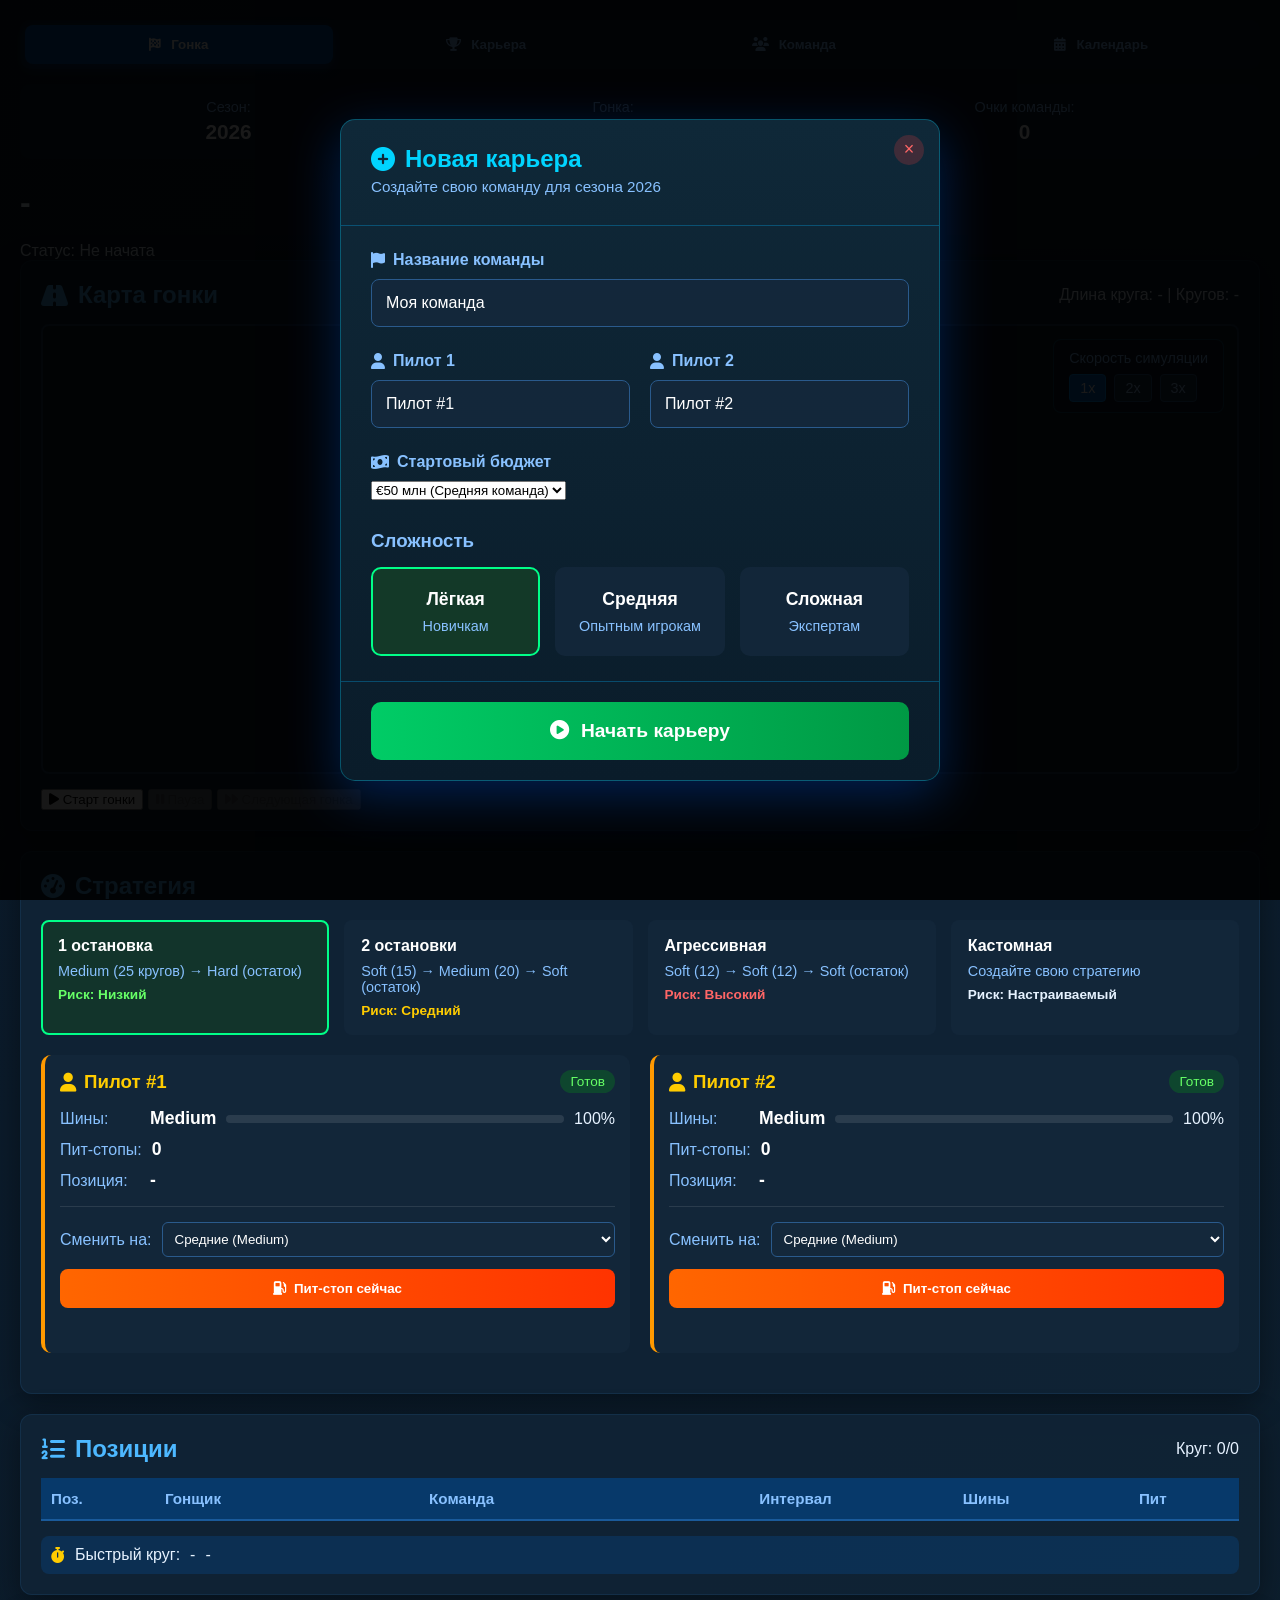
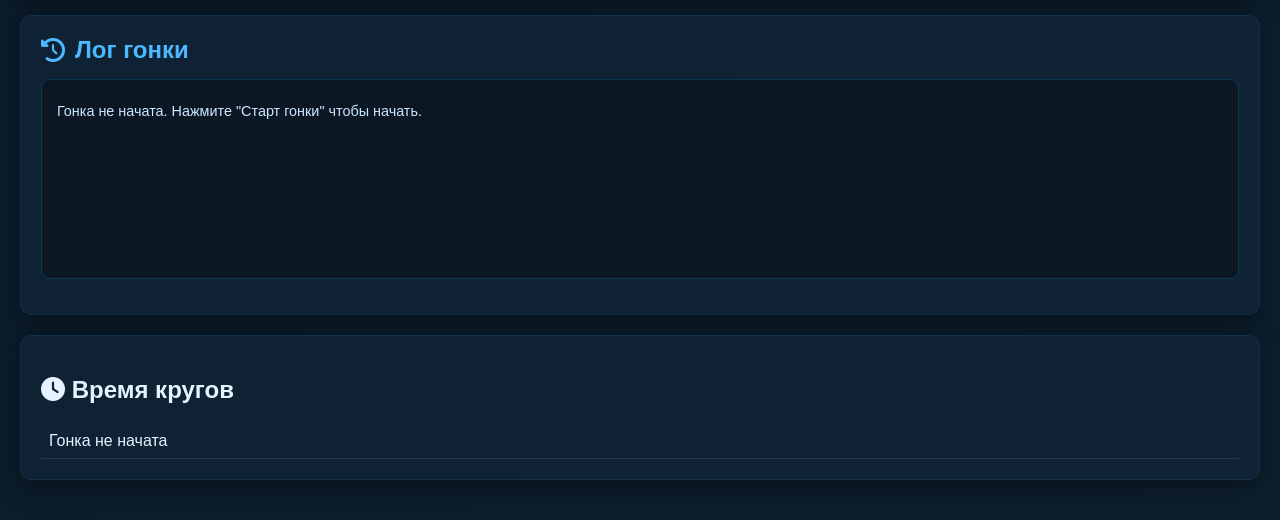
<file: index.html>
<!DOCTYPE html>
<html lang="ru">
<head>
    <meta name="yandex-verification" content="e9fd364894341802" />
    <link rel="apple-touch-icon" href="data/assets/favi/apple-touch-icon.png"><!-- 180×180 -->
    <link rel="icon" href="data/assets/favi/favicon-32x32.png"><!-- 32×32 -->
    <link rel="android-chrome-icon" href="data/assets/favi/android-chrome-192x192.png"><!-- 32×32 -->
    <link rel="icon" href="data/assets/favi/favicon-16x16.png"><!-- 16×16 -->
    <meta charset="UTF-8">
    <meta name="viewport" content="width=device-width, initial-scale=1.0">
    <title>F1 Manager Career</title>
    <link rel="stylesheet" href="style.css">
    <link rel="stylesheet" href="https://cdnjs.cloudflare.com/ajax/libs/font-awesome/6.4.0/css/all.min.css">
    <!-- Добавьте это в head секцию после других стилей -->
<style>
    .modal {
        display: none;
        position: fixed;
        z-index: 9999;
        left: 0;
        top: 0;
        width: 100%;
        height: 100%;
        background-color: rgba(0, 0, 0, 0.9);
        align-items: center;
        justify-content: center;
        padding: 20px;
    }

    .modal.active {
        display: flex !important;
    }

    .modal-content {
        background: linear-gradient(to bottom, #0f2838, #0a1c2a);
        border-radius: 15px;
        width: 100%;
        max-width: 600px;
        max-height: 90vh;
        overflow-y: auto;
        color: white;
        border: 1px solid rgba(0, 212, 255, 0.3);
        box-shadow: 0 15px 50px rgba(0, 100, 255, 0.3);
        position: relative;
        z-index: 10000;
    }

    .modal-close {
        position: absolute;
        top: 15px;
        right: 15px;
        background: rgba(255, 60, 60, 0.2);
        color: #ff6666;
        border: none;
        width: 30px;
        height: 30px;
        border-radius: 50%;
        cursor: pointer;
        font-size: 18px;
        display: flex;
        align-items: center;
        justify-content: center;
    }

    .modal-close:hover {
        background: rgba(255, 60, 60, 0.4);
    }
</style>
</head>
<body>
    <div class="game-container">
        <!-- Верхняя панель с вкладками -->
        <header class="game-header">
            <div class="tabs-container">
                <button class="tab-btn active" onclick="switchTab('race')" id="race-tab">
                    <i class="fas fa-flag-checkered"></i> Гонка
                </button>
                <button class="tab-btn" onclick="switchTab('career')" id="career-tab">
                    <i class="fas fa-trophy"></i> Карьера
                </button>
                <button class="tab-btn" onclick="switchTab('team')" id="team-tab">
                    <i class="fas fa-users"></i> Команда
                </button>
                <button class="tab-btn" onclick="switchTab('calendar')" id="calendar-tab">
                    <i class="fas fa-calendar-alt"></i> Календарь
                </button>
            </div>
            
            <div class="header-info">
                <div class="season-info">
                    <span class="info-label">Сезон:</span>
                    <span id="season-year" class="info-value">2026</span>
                </div>
                <div class="season-info">
                    <span class="info-label">Гонка:</span>
                    <span id="race-number" class="info-value">1/20</span>
                </div>
                <div class="season-info">
                    <span class="info-label">Очки команды:</span>
                    <span id="team-points" class="info-value">0</span>
                </div>
            </div>
        </header>

        <!-- Контент для вкладки ГОНКА -->
        <div id="race-tab-content" class="tab-content active">
            <div class="race-control-panel">
                <div class="race-header">
                    <h1 id="current-race-name">-</h1>
                    <div class="race-status">
                        <span class="status-label">Статус:</span>
                        <span id="race-status" class="status-value">Не начата</span>
                    </div>
                </div>
                
                <div class="race-main">
                    <!-- Левая колонка: карта и управление -->
                    <div class="left-column">
                        <section class="track-section card">
                            <div class="section-header">
                                <h2><i class="fas fa-road"></i> Карта гонки</h2>
                                <div class="track-info">
                                    <span id="track-stats">Длина круга: - | Кругов: -</span>
                                </div>
                            </div>
                            
                            <div class="track-visualization">
                                <canvas id="track-canvas" width="800" height="450"></canvas>
                                <div class="track-overlay">
                                    <div class="speed-display">
                                        <div class="speed-title">Скорость симуляции</div>
                                        <div class="speed-controls">
                                            <button class="speed-btn active" onclick="setSimulationSpeed(1)">1x</button>
                                            <button class="speed-btn" onclick="setSimulationSpeed(2)">2x</button>
                                            <button class="speed-btn" onclick="setSimulationSpeed(3)">3x</button>
                                        </div>
                                    </div>
                                </div>
                            </div>
                            
                            <div class="race-controls">
                                <button id="start-race-btn" class="control-btn primary" onclick="startRace()">
                                    <i class="fas fa-play"></i> Старт гонки
                                </button>
                                <button id="pause-btn" class="control-btn secondary" onclick="togglePause()" disabled>
                                    <i class="fas fa-pause"></i> Пауза
                                </button>
                                <button class="control-btn" onclick="nextRace()" id="next-race-btn" disabled>
                                    <i class="fas fa-forward"></i> Следующая гонка
                                </button>
                            </div>
                        </section>

                        <!-- Панель управления пит-стопами -->
                        <section class="pit-control-section card">
                            <h2><i class="fas fa-tachometer-alt"></i> Стратегия</h2>
                            
                            <div class="strategy-info">
                                <div class="strategy-option active" id="strategy-1">
                                    <div class="strategy-title">1 остановка</div>
                                    <div class="strategy-desc">Medium (25 кругов) → Hard (остаток)</div>
                                    <div class="strategy-risk">Риск: Низкий</div>
                                </div>
                                <div class="strategy-option" id="strategy-2">
                                    <div class="strategy-title">2 остановки</div>
                                    <div class="strategy-desc">Soft (15) → Medium (20) → Soft (остаток)</div>
                                    <div class="strategy-risk">Риск: Средний</div>
                                </div>
                                <div class="strategy-option" id="strategy-3">
                                    <div class="strategy-title">Агрессивная</div>
                                    <div class="strategy-desc">Soft (12) → Soft (12) → Soft (остаток)</div>
                                    <div class="strategy-risk">Риск: Высокий</div>
                                </div>
                                <div class="strategy-option" id="strategy-4">
                                    <div class="strategy-title">Кастомная</div>
                                    <div class="strategy-desc">Создайте свою стратегию</div>
                                    <div class="strategy-risk">Риск: Настраиваемый</div>
                                </div>
                            </div>
                            
                            <!-- Кастомная стратегия -->
                            <div id="custom-strategy-panel" class="custom-strategy-panel" style="display: none;">
                                <h3><i class="fas fa-cog"></i> Настройка кастомной стратегии</h3>
                                <div class="custom-strategy-controls">
                                    <div class="strategy-control-group">
                                        <label>Стартовые шины:</label>
                                        <select id="custom-start-tire" class="tire-select">
                                            <option value="soft">Мягкие (Soft)</option>
                                            <option value="medium" selected>Средние (Medium)</option>
                                            <option value="hard">Жесткие (Hard)</option>
                                        </select>
                                    </div>
                                    <div class="strategy-control-group">
                                        <label>Количество пит-стопов:</label>
                                        <select id="custom-pit-count" class="tire-select" onchange="updateCustomStrategyPits()">
                                            <option value="0">0 (без пит-стопов)</option>
                                            <option value="1" selected>1 остановка</option>
                                            <option value="2">2 остановки</option>
                                            <option value="3">3 остановки</option>
                                        </select>
                                    </div>
                                    <div id="custom-pit-stops-container"></div>
                                    <button class="pit-request-btn" onclick="applyCustomStrategy()" style="margin-top: 15px;">
                                        <i class="fas fa-check"></i> Применить стратегию
                                    </button>
                                </div>
                            </div>
                            
                            <div class="pit-control-panel">
                                <div class="pit-driver-control">
                                    <div class="driver-header">
                                        <h3><i class="fas fa-user"></i> <span id="driver1-name">Пилот #1</span></h3>
                                        <div class="driver-status" id="driver1-status">Готов</div>
                                    </div>
                                    <div class="driver-stats">
                                        <div class="stat">
                                            <span class="stat-label">Шины:</span>
                                            <span class="stat-value tire-type" id="driver1-tire">Medium</span>
                                            <div class="tire-wear-bar">
                                                <div class="wear-fill" id="driver1-wear-bar" style="width: 100%;"></div>
                                            </div>
                                            <span class="wear-value" id="driver1-wear">100%</span>
                                        </div>
                                        <div class="stat">
                                            <span class="stat-label">Пит-стопы:</span>
                                            <span class="stat-value" id="driver1-pits">0</span>
                                        </div>
                                        <div class="stat">
                                            <span class="stat-label">Позиция:</span>
                                            <span class="stat-value" id="driver1-pos">-</span>
                                        </div>
                                    </div>
                                    <div class="pit-actions">
                                        <div class="tire-selector">
                                            <label>Сменить на:</label>
                                            <select id="driver1-tire-select" class="tire-select">
                                                <option value="soft" style="color: #FF0000;">Мягкие (Soft)</option>
                                                <option value="medium" style="color: #FFFF00;" selected>Средние (Medium)</option>
                                                <option value="hard" style="color: #FFFFFF;">Жесткие (Hard)</option>
                                            </select>
                                        </div>
                                        <button class="pit-request-btn" onclick="requestPitStop(0)">
                                            <i class="fas fa-gas-pump"></i> Пит-стоп сейчас
                                        </button>
                                        <div class="pit-timer" id="driver1-pit-timer"></div>
                                    </div>
                                </div>
                                
                                <div class="pit-driver-control">
                                    <div class="driver-header">
                                        <h3><i class="fas fa-user"></i> <span id="driver2-name">Пилот #2</span></h3>
                                        <div class="driver-status" id="driver2-status">Готов</div>
                                    </div>
                                    <div class="driver-stats">
                                        <div class="stat">
                                            <span class="stat-label">Шины:</span>
                                            <span class="stat-value tire-type" id="driver2-tire">Medium</span>
                                            <div class="tire-wear-bar">
                                                <div class="wear-fill" id="driver2-wear-bar" style="width: 100%;"></div>
                                            </div>
                                            <span class="wear-value" id="driver2-wear">100%</span>
                                        </div>
                                        <div class="stat">
                                            <span class="stat-label">Пит-стопы:</span>
                                            <span class="stat-value" id="driver2-pits">0</span>
                                        </div>
                                        <div class="stat">
                                            <span class="stat-label">Позиция:</span>
                                            <span class="stat-value" id="driver2-pos">-</span>
                                        </div>
                                    </div>
                                    <div class="pit-actions">
                                        <div class="tire-selector">
                                            <label>Сменить на:</label>
                                            <select id="driver2-tire-select" class="tire-select">
                                                <option value="soft" style="color: #FF0000;">Мягкие (Soft)</option>
                                                <option value="medium" style="color: #FFFF00;" selected>Средние (Medium)</option>
                                                <option value="hard" style="color: #FFFFFF;">Жесткие (Hard)</option>
                                            </select>
                                        </div>
                                        <button class="pit-request-btn" onclick="requestPitStop(1)">
                                            <i class="fas fa-gas-pump"></i> Пит-стоп сейчас
                                        </button>
                                        <div class="pit-timer" id="driver2-pit-timer"></div>
                                    </div>
                                </div>
                            </div>
                        </section>
                    </div>

                    <!-- Правая колонка: таблица и лог -->
                    <div class="right-column">
                        <section class="standings-section card">
                            <div class="section-header">
                                <h2><i class="fas fa-list-ol"></i> Позиции</h2>
                                <div class="race-progress">
                                    <span>Круг: <span id="current-lap">0</span>/<span id="total-laps">0</span></span>
                                </div>
                            </div>
                            
                            <div class="table-container">
                                <table id="standings-table">
                                    <thead>
                                        <tr>
                                            <th class="pos-col">Поз.</th>
                                            <th class="driver-col">Гонщик</th>
                                            <th class="team-col">Команда</th>
                                            <th class="interval-col">Интервал</th>
                                            <th class="tire-col">Шины</th>
                                            <th class="pits-col">Пит</th>
                                        </tr>
                                    </thead>
                                    <tbody id="standings-body">
                                        <!-- Заполнится через JS -->
                                    </tbody>
                                </table>
                            </div>
                            
                            <div class="fastest-lap">
                                <i class="fas fa-stopwatch"></i>
                                <span>Быстрый круг: </span>
                                <span id="fastest-lap-driver">-</span>
                                <span id="fastest-lap-time">-</span>
                            </div>
                        </section>
                        
                        <section class="simulation-log card">
                            <h2><i class="fas fa-history"></i> Лог гонки</h2>
                            <div class="log-container" id="race-log">
                                <div class="log-entry">Гонка не начата. Нажмите "Старт гонки" чтобы начать.</div>
                            </div>
                        </section>
                        
                        <section class="lap-times card">
                            <h2><i class="fas fa-clock"></i> Время кругов</h2>
                            <div class="lap-times-container" id="lap-times">
                                <div class="lap-time-entry">Гонка не начата</div>
                            </div>
                        </section>
                    </div>
                </div>
            </div>
        </div>

        <!-- Контент для вкладки КАРЬЕРА -->
        <div id="career-tab-content" class="tab-content">
            <div class="career-container">
                <div class="career-header card">
                    <div class="career-header-top">
                        <h1><i class="fas fa-trophy"></i> Карьера - Сезон 2026</h1>
                        <div class="career-actions">
                            <button class="career-btn primary" onclick="saveCareer()">
                                <i class="fas fa-save"></i> Сохранить карьеру
                            </button>
                            <button class="career-btn secondary" onclick="resetCareer()">
                                <i class="fas fa-trash-alt"></i> Новая карьера
                            </button>
                        </div>
                    </div>
                    <div class="career-stats">
                        <div class="career-stat">
                            <div class="stat-label">Пройдено гонок</div>
                            <div class="stat-value" id="races-completed">0/20</div>
                        </div>
                        <div class="career-stat">
                            <div class="stat-label">Очки команды</div>
                            <div class="stat-value" id="career-team-points">0</div>
                        </div>
                        <div class="career-stat">
                            <div class="stat-label">Место в Кубке</div>
                            <div class="stat-value" id="team-standing">-</div>
                        </div>
                        <div class="career-stat">
                            <div class="stat-label">Бюджет</div>
                            <div class="stat-value">€<span id="team-budget">50</span>M</div>
                        </div>
                    </div>
                </div>
                
                <div class="career-content">
                    <div class="championship-standings card">
                        <h2><i class="fas fa-medal"></i> Кубок конструкторов</h2>
                        <table class="championship-table">
                            <thead>
                                <tr>
                                    <th>Поз.</th>
                                    <th>Команда</th>
                                    <th>Очки</th>
                                    <th>Победы</th>
                                    <th>Подиумы</th>
                                </tr>
                            </thead>
                            <tbody id="constructors-standings">
                                <!-- Заполнится через JS -->
                            </tbody>
                        </table>
                    </div>
                    
                    <div class="drivers-standings card">
                        <h2><i class="fas fa-user"></i> Личный зачёт</h2>
                        <table class="championship-table">
                            <thead>
                                <tr>
                                    <th>Поз.</th>
                                    <th>Гонщик</th>
                                    <th>Команда</th>
                                    <th>Очки</th>
                                    <th>Победы</th>
                                </tr>
                            </thead>
                            <tbody id="drivers-standings">
                                <!-- Заполнится через JS -->
                            </tbody>
                        </table>
                    </div>
                    
                    <div class="race-results card">
                        <h2><i class="fas fa-flag-checkered"></i> Результаты гонок</h2>
                        <div class="results-container" id="race-results">
                            <div class="no-results">Гонки ещё не проводились</div>
                        </div>
                    </div>
                </div>
            </div>
        </div>

        <!-- Контент для вкладки КОМАНДА -->
        <div id="team-tab-content" class="tab-content">
            <div class="team-management">
                <div class="team-info card">
                    <h1><i class="fas fa-users"></i> Управление командой</h1>
                    <div class="team-details">
                        <div class="team-form-group">
                            <label for="team-name-edit">Название команды:</label>
                            <input type="text" id="team-name-edit" value="Моя команда">
                            <button class="small-btn" onclick="updateTeamName()">Сохранить</button>
                        </div>
                        
                        <div class="team-form-group">
                            <label for="driver1-name-edit">Пилот 1:</label>
                            <input type="text" id="driver1-name-edit" value="Пилот #1">
                            <button class="small-btn" onclick="updateDriverName(0)">Сохранить</button>
                        </div>
                        
                        <div class="team-form-group">
                            <label for="driver2-name-edit">Пилот 2:</label>
                            <input type="text" id="driver2-name-edit" value="Пилот #2">
                            <button class="small-btn" onclick="updateDriverName(1)">Сохранить</button>
                        </div>
                    </div>
                    
                    <div class="team-upgrades">
                        <h3><i class="fas fa-cogs"></i> Развитие команды</h3>
                        <div class="upgrades-list">
                            <div class="upgrade-item">
                                <div class="upgrade-info">
                                    <div class="upgrade-name">Аэродинамика</div>
                                    <div class="upgrade-level">Уровень: <span id="aero-level">1</span></div>
                                </div>
                                <button class="upgrade-btn" onclick="buyUpgrade('aero')">
                                    Улучшить (€5M)
                                </button>
                            </div>
                            <div class="upgrade-item">
                                <div class="upgrade-info">
                                    <div class="upgrade-name">Двигатель</div>
                                    <div class="upgrade-level">Уровень: <span id="engine-level">1</span></div>
                                </div>
                                <button class="upgrade-btn" onclick="buyUpgrade('engine')">
                                    Улучшить (€8M)
                                </button>
                            </div>
                            <div class="upgrade-item">
                                <div class="upgrade-info">
                                    <div class="upgrade-name">Шасси</div>
                                    <div class="upgrade-level">Уровень: <span id="chassis-level">1</span></div>
                                </div>
                                <button class="upgrade-btn" onclick="buyUpgrade('chassis')">
                                    Улучшить (€4M)
                                </button>
                            </div>
                        </div>
                    </div>
                </div>
                
                <div class="team-finances card">
                    <h2><i class="fas fa-chart-line"></i> Финансы и статистика</h2>
                    <div class="finance-stats">
                        <div class="finance-stat">
                            <div class="stat-name">Бюджет</div>
                            <div class="stat-amount">€<span id="budget-amount">50</span>M</div>
                        </div>
                        <div class="finance-stat">
                            <div class="stat-name">Призовые за гонку</div>
                            <div class="stat-amount">€<span id="prize-per-race">1</span>M</div>
                        </div>
                        <div class="finance-stat">
                            <div class="stat-name">Доход от спонсоров</div>
                            <div class="stat-amount">€<span id="sponsor-income">2</span>M/гонка</div>
                        </div>
                    </div>
                    
                    <div class="team-performance">
                        <h3>Производительность команды</h3>
                        <div class="performance-bars">
                            <div class="performance-bar">
                                <div class="bar-label">Скорость на прямой</div>
                                <div class="bar-container">
                                    <div class="bar-fill" id="speed-bar" style="width: 50%;"></div>
                                </div>
                                <div class="bar-value" id="speed-value">50%</div>
                            </div>
                            <div class="performance-bar">
                                <div class="bar-label">Скорость в поворотах</div>
                                <div class="bar-container">
                                    <div class="bar-fill" id="cornering-bar" style="width: 50%;"></div>
                                </div>
                                <div class="bar-value" id="cornering-value">50%</div>
                            </div>
                            <div class="performance-bar">
                                <div class="bar-label">Износ шин</div>
                                <div class="bar-container">
                                    <div class="bar-fill" id="tire-bar" style="width: 50%;"></div>
                                </div>
                                <div class="bar-value" id="tire-value">50%</div>
                            </div>
                        </div>
                    </div>
                </div>
            </div>
        </div>

        <!-- Контент для вкладки КАЛЕНДАРЬ -->
        <div id="calendar-tab-content" class="tab-content">
            <div class="calendar-container">
                <div class="calendar-header card">
                    <h1><i class="fas fa-calendar-alt"></i> Календарь сезона 2026</h1>
                    <div class="calendar-info">
                        <span>Всего гонок: <strong>20</strong></span>
                        <span>Текущая гонка: <strong id="current-race-index">1</strong></span>
                    </div>
                </div>
                
                <div class="calendar-grid" id="calendar-grid">
                    <!-- Заполнится через JS -->
                </div>
                
                <div class="calendar-actions">
                    <button class="control-btn primary" onclick="startNextRace()" id="start-next-race-btn">
                        <i class="fas fa-play"></i> Начать следующую гонку
                    </button>
                </div>
            </div>
        </div>

        <!-- Модальное окно создания карьеры -->
        <div id="career-setup-modal" class="modal">
            <div class="modal-content">
                <div class="modal-header">
                    <h2><i class="fas fa-plus-circle"></i> Новая карьера</h2>
                    <p class="modal-subtitle">Создайте свою команду для сезона 2026</p>
                </div>
                
                <div class="form-section">
                    <div class="form-group">
                        <label for="career-team-name"><i class="fas fa-flag"></i> Название команды</label>
                        <input type="text" id="career-team-name" placeholder="Например, Lightning Bolt Racing" value="Моя команда">
                    </div>
                    
                    <div class="form-row">
                        <div class="form-group">
                            <label for="driver1-name-input"><i class="fas fa-user"></i> Пилот 1</label>
                            <input type="text" id="driver1-name-input" placeholder="Имя пилота" value="Пилот #1">
                        </div>
                        
                        <div class="form-group">
                            <label for="driver2-name-input"><i class="fas fa-user"></i> Пилот 2</label>
                            <input type="text" id="driver2-name-input" placeholder="Имя пилота" value="Пилот #2">
                        </div>
                    </div>
                    
                    <div class="form-group">
                        <label for="starting-budget"><i class="fas fa-money-bill-wave"></i> Стартовый бюджет</label>
                        <select id="starting-budget">
                            <option value="50">€50 млн (Средняя команда)</option>
                            <option value="80">€80 млн (Лидер)</option>
                            <option value="30">€30 млн (Аутсайдер)</option>
                        </select>
                    </div>
                    
                    <div class="difficulty-selector">
                        <h3>Сложность</h3>
                        <div class="difficulty-options">
                            <label class="difficulty-option">
                                <input type="radio" name="difficulty" value="easy" checked>
                                <div class="difficulty-card">
                                    <div class="difficulty-title">Лёгкая</div>
                                    <div class="difficulty-desc">Новичкам</div>
                                </div>
                            </label>
                            <label class="difficulty-option">
                                <input type="radio" name="difficulty" value="medium">
                                <div class="difficulty-card">
                                    <div class="difficulty-title">Средняя</div>
                                    <div class="difficulty-desc">Опытным игрокам</div>
                                </div>
                            </label>
                            <label class="difficulty-option">
                                <input type="radio" name="difficulty" value="hard">
                                <div class="difficulty-card">
                                    <div class="difficulty-title">Сложная</div>
                                    <div class="difficulty-desc">Экспертам</div>
                                </div>
                            </label>
                        </div>
                    </div>
                </div>
                
                <div class="modal-footer">
                    <button class="start-career-btn" onclick="startCareer()">
                        <i class="fas fa-play-circle"></i> Начать карьеру
                    </button>
                </div>
            </div>
        </div>
    </div>

    <!-- Модальное окно подиума -->
    <div id="podium-modal" class="modal">
        <div class="modal-content podium-content">
            <div class="podium-container" id="podium-container"></div>
        </div>
    </div>
    
    <!-- Модальное окно результатов гонки -->
    <div id="race-results-modal" class="modal">
        <div class="modal-content results-content">
            <div class="results-container-full" id="race-results-full"></div>
        </div>
    </div>
    
    <!-- Модальное окно конца сезона -->
    <div id="season-end-modal" class="modal">
        <div class="modal-content season-end-content">
            <div class="season-celebration" id="season-celebration"></div>
        </div>
    </div>

    <script src="data/tracks.js"></script>
    <script src="script.js"></script>
</body>
</html>
</file>
<file: style.css>
/* Основные стили */
* {
    box-sizing: border-box;
}

body {
    font-family: 'Segoe UI', Tahoma, Geneva, Verdana, sans-serif;
    margin: 0;
    background: linear-gradient(135deg, #0a1929 0%, #0d1f2e 100%);
    color: #e6f2ff;
    min-height: 100vh;
}

.game-container {
    max-width: 1600px;
    margin: 0 auto;
    padding: 20px;
}

/* Карточки */
.card {
    background: rgba(16, 36, 54, 0.9);
    border-radius: 12px;
    padding: 20px;
    box-shadow: 0 8px 30px rgba(0, 0, 0, 0.4);
    border: 1px solid rgba(64, 156, 255, 0.1);
    margin-bottom: 20px;
}

/* Верхняя панель */
.game-header {
    margin-bottom: 25px;
}

.header-top {
    display: flex;
    justify-content: space-between;
    align-items: center;
    margin-bottom: 15px;
}

.header-top h1 {
    margin: 0;
    color: #00d4ff;
    font-size: 28px;
    display: flex;
    align-items: center;
    gap: 10px;
}

.header-controls {
    display: flex;
    gap: 15px;
}

.header-controls button {
    background: rgba(0, 123, 255, 0.2);
    border: 1px solid rgba(0, 123, 255, 0.5);
    color: #4db8ff;
    padding: 10px 20px;
    border-radius: 8px;
    cursor: pointer;
    font-weight: bold;
    display: flex;
    align-items: center;
    gap: 8px;
    transition: all 0.3s;
}

.header-controls button:hover {
    background: rgba(0, 123, 255, 0.4);
    transform: translateY(-2px);
}

/* Панель информации о гонке */
.race-info-panel {
    display: grid;
    grid-template-columns: repeat(auto-fit, minmax(200px, 1fr));
    gap: 15px;
    background: rgba(10, 30, 50, 0.7);
    padding: 15px;
    border-radius: 10px;
    border: 1px solid rgba(0, 180, 255, 0.2);
}

.info-item {
    display: flex;
    flex-direction: column;
}

.info-label {
    font-size: 0.9em;
    color: #88c1ff;
    margin-bottom: 5px;
}

.info-value {
    font-size: 1.2em;
    font-weight: bold;
    color: #ffffff;
}

/* Основной контент */
.game-main {
    display: flex;
    gap: 25px;
}

.left-column {
    flex: 7;
    display: flex;
    flex-direction: column;
}

.right-column {
    flex: 5;
    display: flex;
    flex-direction: column;
}

/* Визуализация трассы */
.track-section .section-header {
    display: flex;
    justify-content: space-between;
    align-items: center;
    margin-bottom: 15px;
}

.track-section h2 {
    margin: 0;
    color: #4db8ff;
    display: flex;
    align-items: center;
    gap: 10px;
}

.track-selector select {
    background: rgba(20, 40, 60, 0.8);
    color: white;
    border: 1px solid #2a5a8c;
    padding: 8px 15px;
    border-radius: 6px;
    cursor: pointer;
}

.track-visualization {
    position: relative;
    margin-bottom: 15px;
}

#track-canvas {
    width: 100%;
    height: 450px;
    background: #0a1a2a;
    border-radius: 8px;
    border: 2px solid #1a3a5a;
    display: block;
}

.track-overlay {
    position: absolute;
    top: 15px;
    right: 15px;
    background: rgba(10, 25, 40, 0.85);
    padding: 10px 15px;
    border-radius: 8px;
    border: 1px solid rgba(0, 180, 255, 0.3);
}

.speed-title {
    font-size: 0.9em;
    color: #88c1ff;
    margin-bottom: 8px;
}

.speed-controls {
    display: flex;
    gap: 8px;
}

.speed-btn {
    background: rgba(30, 60, 90, 0.7);
    color: #a0d2ff;
    border: 1px solid #2a5a8c;
    padding: 5px 10px;
    border-radius: 4px;
    cursor: pointer;
    font-size: 0.9em;
}

.speed-btn.active {
    background: #0066cc;
    color: white;
    border-color: #0099ff;
}

.track-legend {
    display: flex;
    align-items: center;
    gap: 20px;
    background: rgba(15, 35, 55, 0.7);
    padding: 12px 15px;
    border-radius: 8px;
}

.legend-title {
    font-weight: bold;
    color: #88c1ff;
}

.legend-items {
    display: flex;
    gap: 20px;
}

.legend-item {
    display: flex;
    align-items: center;
    gap: 8px;
}

.car-icon {
    width: 20px;
    height: 20px;
    border-radius: 50%;
    display: flex;
    align-items: center;
    justify-content: center;
    font-weight: bold;
    font-size: 0.8em;
}

.pit-icon {
    background: #ff9900 !important;
    color: #000;
}

/* Управление пит-стопами */
.pit-control-section h2 {
    margin-top: 0;
    margin-bottom: 20px;
    color: #4db8ff;
    display: flex;
    align-items: center;
    gap: 10px;
}

.pit-control-panel {
    display: grid;
    grid-template-columns: 1fr 1fr;
    gap: 20px;
    margin-bottom: 20px;
}

.pit-driver-control {
    background: rgba(20, 40, 60, 0.6);
    padding: 15px;
    border-radius: 10px;
    border-left: 4px solid #ff9900;
}

.driver-header {
    display: flex;
    justify-content: space-between;
    align-items: center;
    margin-bottom: 15px;
}

.driver-header h3 {
    margin: 0;
    color: #ffcc00;
    display: flex;
    align-items: center;
    gap: 8px;
}

.driver-status {
    background: rgba(0, 200, 0, 0.2);
    color: #66ff66;
    padding: 4px 10px;
    border-radius: 20px;
    font-size: 0.85em;
}

.driver-stats {
    margin-bottom: 15px;
}

.stat {
    display: flex;
    align-items: center;
    margin-bottom: 10px;
    gap: 10px;
}

.stat-label {
    color: #88c1ff;
    min-width: 80px;
}

.stat-value {
    font-weight: bold;
    min-width: 60px;
}

.tire-wear-bar {
    flex-grow: 1;
    height: 8px;
    background: rgba(255, 255, 255, 0.1);
    border-radius: 4px;
    overflow: hidden;
}

.wear-fill {
    height: 100%;
    border-radius: 4px;
}

.wear-value {
    min-width: 40px;
    text-align: right;
}

.pit-actions {
    border-top: 1px solid rgba(255, 255, 255, 0.1);
    padding-top: 15px;
}

.tire-selector {
    display: flex;
    align-items: center;
    gap: 10px;
    margin-bottom: 12px;
}

.tire-selector label {
    color: #88c1ff;
}

.tire-select {
    background: rgba(20, 40, 60, 0.8);
    color: white;
    border: 1px solid #2a5a8c;
    padding: 8px;
    border-radius: 6px;
    flex-grow: 1;
}

.pit-request-btn {
    width: 100%;
    background: linear-gradient(to right, #ff6600, #ff3300);
    color: white;
    border: none;
    padding: 12px;
    border-radius: 8px;
    cursor: pointer;
    font-weight: bold;
    display: flex;
    align-items: center;
    justify-content: center;
    gap: 8px;
    transition: all 0.3s;
}

.pit-request-btn:hover {
    background: linear-gradient(to right, #ff7700, #ff4400);
    transform: translateY(-2px);
}

.pit-timer {
    margin-top: 10px;
    text-align: center;
    font-size: 0.9em;
    color: #ff9900;
    min-height: 20px;
}

.strategy-tips {
    background: rgba(0, 100, 200, 0.1);
    padding: 12px;
    border-radius: 8px;
    border-left: 3px solid #0099ff;
    font-size: 0.95em;
}

/* Таблица позиций */
.standings-section .section-header {
    display: flex;
    justify-content: space-between;
    align-items: center;
    margin-bottom: 15px;
}

.standings-section h2 {
    margin: 0;
    color: #4db8ff;
    display: flex;
    align-items: center;
    gap: 10px;
}

.auto-refresh {
    color: #66ff66;
    display: flex;
    align-items: center;
    gap: 8px;
    font-size: 0.9em;
}

.table-container {
    overflow-x: auto;
    margin-bottom: 15px;
}

#standings-table {
    width: 100%;
    border-collapse: collapse;
    font-size: 0.95em;
}

#standings-table th {
    background: rgba(0, 80, 160, 0.5);
    color: #88c1ff;
    padding: 12px 10px;
    text-align: left;
    font-weight: 600;
    border-bottom: 2px solid #1a5a9a;
}

#standings-table td {
    padding: 10px;
    border-bottom: 1px solid rgba(60, 120, 180, 0.3);
}

#standings-table tr:hover {
    background: rgba(0, 123, 255, 0.1);
}

#standings-table tr.player-team {
    background: rgba(255, 0, 0, 0.1);
    font-weight: bold;
}

.pos-col { width: 50px; }
.driver-col { width: 120px; }
.team-col { width: 150px; }
.interval-col { width: 80px; }
.tire-col { width: 80px; }
.pits-col { width: 50px; }
.lastlap-col { width: 80px; }

.table-footer {
    border-top: 1px solid rgba(255, 255, 255, 0.1);
    padding-top: 15px;
}

.race-progress {
    display: flex;
    align-items: center;
    gap: 15px;
}

.progress-label {
    color: #88c1ff;
    min-width: 120px;
}

.progress-bar {
    flex-grow: 1;
    height: 10px;
    background: rgba(255, 255, 255, 0.1);
    border-radius: 5px;
    overflow: hidden;
}

.progress-fill {
    height: 100%;
    background: linear-gradient(to right, #0066cc, #00aaff);
    border-radius: 5px;
    width: 0%;
    transition: width 0.5s;
}

.progress-text {
    min-width: 50px;
    text-align: right;
    font-weight: bold;
}

/* Лог симуляции */
.simulation-log h2 {
    margin-top: 0;
    margin-bottom: 15px;
    color: #4db8ff;
    display: flex;
    align-items: center;
    gap: 10px;
}

.log-container {
    height: 200px;
    overflow-y: auto;
    background: rgba(10, 20, 30, 0.7);
    border-radius: 8px;
    padding: 15px;
    margin-bottom: 15px;
    border: 1px solid rgba(0, 180, 255, 0.2);
}

.log-entry {
    padding: 8px 0;
    border-bottom: 1px solid rgba(255, 255, 255, 0.05);
    font-size: 0.9em;
    color: #cce6ff;
}

.log-entry:last-child {
    border-bottom: none;
}

.clear-log-btn {
    background: rgba(255, 60, 60, 0.2);
    color: #ff6666;
    border: 1px solid rgba(255, 60, 60, 0.4);
    padding: 10px 20px;
    border-radius: 8px;
    cursor: pointer;
    display: flex;
    align-items: center;
    justify-content: center;
    gap: 8px;
    width: 100%;
    transition: all 0.3s;
}

.clear-log-btn:hover {
    background: rgba(255, 60, 60, 0.3);
}

/* Модальные окна */
.modal {
    display: none;
    position: fixed;
    z-index: 1000;
    left: 0;
    top: 0;
    width: 100%;
    height: 100%;
    background-color: rgba(0, 0, 0, 0.85);
    align-items: center;
    justify-content: center;
    padding: 20px;
}

.modal-content {
    background: linear-gradient(to bottom, #0f2838, #0a1c2a);
    border-radius: 15px;
    width: 100%;
    max-width: 700px;
    color: white;
    border: 1px solid rgba(0, 212, 255, 0.3);
    box-shadow: 0 15px 50px rgba(0, 100, 255, 0.3);
    max-height: 90vh;
    overflow-y: auto;
}

.modal-header {
    padding: 25px 30px 15px;
    border-bottom: 1px solid rgba(0, 180, 255, 0.3);
}

.modal-header h2 {
    margin: 0;
    color: #00d4ff;
    display: flex;
    align-items: center;
    gap: 10px;
}

.modal-subtitle {
    color: #88c1ff;
    margin-top: 5px;
    font-size: 0.95em;
}

.form-section {
    padding: 25px 30px;
}

.form-group {
    margin-bottom: 25px;
}

.form-group label {
    display: block;
    margin-bottom: 10px;
    font-weight: bold;
    color: #88c1ff;
    display: flex;
    align-items: center;
    gap: 8px;
}

.form-group input,
.track-select-large {
    width: 100%;
    padding: 14px;
    background: rgba(20, 40, 60, 0.8);
    color: white;
    border: 1px solid #2a5a8c;
    border-radius: 8px;
    font-size: 1em;
}

.track-preview {
    background: rgba(15, 35, 55, 0.7);
    padding: 20px;
    border-radius: 10px;
    margin-top: 25px;
}

.track-preview-title {
    color: #88c1ff;
    font-weight: bold;
    margin-bottom: 10px;
}

.track-preview-name {
    font-size: 1.3em;
    font-weight: bold;
    color: #ffffff;
    margin-bottom: 15px;
}

.track-stats {
    display: grid;
    grid-template-columns: repeat(3, 1fr);
    gap: 15px;
}

.track-stat {
    background: rgba(25, 55, 85, 0.8);
    padding: 12px;
    border-radius: 8px;
    text-align: center;
}

.stat-name {
    display: block;
    color: #88c1ff;
    font-size: 0.9em;
    margin-bottom: 5px;
}

.stat-value {
    display: block;
    font-weight: bold;
    font-size: 1.1em;
    color: #ffffff;
}

.modal-footer {
    padding: 20px 30px;
    border-top: 1px solid rgba(0, 180, 255, 0.3);
    text-align: center;
}

.start-game-btn {
    background: linear-gradient(to right, #00a8ff, #0066cc);
    color: white;
    border: none;
    padding: 18px 40px;
    border-radius: 10px;
    cursor: pointer;
    font-size: 1.2em;
    font-weight: bold;
    display: inline-flex;
    align-items: center;
    justify-content: center;
    gap: 12px;
    transition: all 0.3s;
    width: 100%;
}

.start-game-btn:hover {
    background: linear-gradient(to right, #00b8ff, #0077ee);
    transform: translateY(-3px);
    box-shadow: 0 10px 25px rgba(0, 120, 255, 0.4);
}

.game-note {
    margin-top: 15px;
    font-size: 0.9em;
    color: #88c1ff;
    display: flex;
    align-items: center;
    justify-content: center;
    gap: 8px;
}

/* Сетка трасс */
.tracks-grid {
    padding: 20px 30px;
    display: grid;
    grid-template-columns: repeat(auto-fill, minmax(250px, 1fr));
    gap: 20px;
}

.track-card {
    background: rgba(20, 40, 60, 0.8);
    border-radius: 10px;
    padding: 20px;
    cursor: pointer;
    transition: all 0.3s;
    border: 2px solid transparent;
}

.track-card:hover {
    background: rgba(30, 60, 100, 0.9);
    transform: translateY(-5px);
    border-color: #0099ff;
}

.track-card.selected {
    border-color: #00ff88;
    background: rgba(20, 60, 40, 0.9);
}

.track-card-header {
    display: flex;
    justify-content: space-between;
    align-items: center;
    margin-bottom: 15px;
}

.track-card-name {
    font-weight: bold;
    font-size: 1.1em;
    color: #ffffff;
}

.track-card-country {
    background: rgba(0, 100, 200, 0.3);
    color: #88c1ff;
    padding: 4px 10px;
    border-radius: 20px;
    font-size: 0.85em;
}

.track-card-stats {
    display: grid;
    grid-template-columns: 1fr 1fr;
    gap: 10px;
    margin-bottom: 15px;
}

.track-card-stat {
    text-align: center;
}

.track-card-stat-name {
    font-size: 0.85em;
    color: #88c1ff;
    margin-bottom: 5px;
}

.track-card-stat-value {
    font-weight: bold;
    color: #ffffff;
}

.track-card-select-btn {
    width: 100%;
    background: rgba(0, 150, 255, 0.2);
    color: #66ccff;
    border: 1px solid rgba(0, 150, 255, 0.5);
    padding: 10px;
    border-radius: 6px;
    cursor: pointer;
    font-weight: bold;
    margin-top: 10px;
}

.cancel-btn {
    background: rgba(255, 60, 60, 0.2);
    color: #ff6666;
    border: 1px solid rgba(255, 60, 60, 0.4);
    padding: 12px 30px;
    border-radius: 8px;
    cursor: pointer;
    font-weight: bold;
}

/* Адаптивность */
@media (max-width: 1200px) {
    .game-main {
        flex-direction: column;
    }
    
    .pit-control-panel {
        grid-template-columns: 1fr;
    }
}

@media (max-width: 768px) {
    .header-top {
        flex-direction: column;
        gap: 15px;
        align-items: flex-start;
    }
    
    .race-info-panel {
        grid-template-columns: 1fr 1fr;
    }
    
    .track-stats,
    .track-card-stats {
        grid-template-columns: 1fr;
    }
}
/* Добавить в конец существующего CSS */

/* Вкладки */
.tabs-container {
    display: flex;
    background: rgba(15, 35, 55, 0.9);
    border-radius: 10px;
    padding: 5px;
    margin-bottom: 15px;
}

.tab-btn {
    flex: 1;
    padding: 12px 20px;
    background: transparent;
    border: none;
    color: #88c1ff;
    cursor: pointer;
    font-weight: bold;
    border-radius: 8px;
    display: flex;
    align-items: center;
    justify-content: center;
    gap: 10px;
    transition: all 0.3s;
}

.tab-btn.active {
    background: rgba(0, 100, 200, 0.8);
    color: white;
    box-shadow: 0 4px 12px rgba(0, 100, 255, 0.3);
}

.tab-btn:hover:not(.active) {
    background: rgba(0, 100, 200, 0.3);
}

.header-info {
    display: flex;
    justify-content: space-around;
    background: rgba(10, 30, 50, 0.7);
    padding: 15px;
    border-radius: 10px;
    margin-bottom: 20px;
}

.season-info {
    text-align: center;
}

.season-info .info-label {
    display: block;
    color: #88c1ff;
    font-size: 0.9em;
    margin-bottom: 5px;
}

.season-info .info-value {
    font-size: 1.3em;
    font-weight: bold;
    color: #ffffff;
}

/* Контент вкладок */
.tab-content {
    display: none;
}

.tab-content.active {
    display: block;
}

/* Карьерный режим */
.career-container {
    display: flex;
    flex-direction: column;
    gap: 20px;
}

.career-header {
    text-align: center;
}

.career-header-top {
    display: flex;
    justify-content: space-between;
    align-items: center;
    gap: 20px;
    flex-wrap: wrap;
}

.career-actions {
    display: flex;
    gap: 10px;
    flex-wrap: wrap;
    justify-content: flex-end;
}

.career-btn {
    border-radius: 8px;
    padding: 10px 18px;
    font-size: 0.9rem;
    font-weight: 600;
    display: inline-flex;
    align-items: center;
    gap: 8px;
    cursor: pointer;
    border: 1px solid transparent;
    transition: all 0.25s;
}

.career-btn.primary {
    background: linear-gradient(135deg, #00c6ff, #0072ff);
    color: #ffffff;
    border-color: rgba(0, 180, 255, 0.6);
}

.career-btn.primary:hover {
    box-shadow: 0 6px 16px rgba(0, 160, 255, 0.5);
    transform: translateY(-1px);
}

.career-btn.secondary {
    background: rgba(255, 80, 80, 0.15);
    color: #ff8a8a;
    border-color: rgba(255, 80, 80, 0.5);
}

.career-btn.secondary:hover {
    background: rgba(255, 80, 80, 0.25);
}

.career-stats {
    display: grid;
    grid-template-columns: repeat(auto-fit, minmax(200px, 1fr));
    gap: 20px;
    margin-top: 20px;
}

.career-stat {
    background: rgba(20, 40, 60, 0.6);
    padding: 20px;
    border-radius: 10px;
    text-align: center;
    border: 1px solid rgba(0, 180, 255, 0.2);
}

.career-stat .stat-label {
    color: #88c1ff;
    font-size: 0.9em;
    margin-bottom: 10px;
}

.career-stat .stat-value {
    font-size: 2em;
    font-weight: bold;
    color: #ffffff;
}

.career-content {
    display: grid;
    grid-template-columns: repeat(auto-fit, minmax(400px, 1fr));
    gap: 20px;
}

.championship-table {
    width: 100%;
    border-collapse: collapse;
    margin-top: 15px;
}

.championship-table th {
    background: rgba(0, 80, 160, 0.5);
    color: #88c1ff;
    padding: 12px;
    text-align: left;
    font-weight: 600;
}

.championship-table td {
    padding: 10px 12px;
    border-bottom: 1px solid rgba(60, 120, 180, 0.3);
}

.championship-table td img {
    vertical-align: middle;
    flex-shrink: 0;
}

.championship-table tr:hover {
    background: rgba(0, 123, 255, 0.1);
}

.championship-table tr.team-row {
    background: rgba(255, 0, 0, 0.1);
    font-weight: bold;
}

.race-results .results-container {
    max-height: 400px;
    overflow-y: auto;
    margin-top: 15px;
}

.result-item {
    display: flex;
    justify-content: space-between;
    padding: 12px;
    border-bottom: 1px solid rgba(255, 255, 255, 0.1);
    align-items: center;
}

.result-item.win {
    background: rgba(0, 255, 0, 0.1);
    border-left: 4px solid #00ff00;
}

.result-item.podium {
    background: rgba(255, 215, 0, 0.1);
    border-left: 4px solid #ffd700;
}

.result-item.points {
    background: rgba(0, 100, 255, 0.1);
    border-left: 4px solid #0099ff;
}

.result-track {
    font-weight: bold;
}

.result-positions {
    display: flex;
    gap: 20px;
}

.result-position {
    text-align: center;
}

.position-number {
    font-size: 1.2em;
    font-weight: bold;
}

.position-points {
    font-size: 0.9em;
    color: #88c1ff;
}

.no-results {
    text-align: center;
    padding: 40px;
    color: #88c1ff;
    font-style: italic;
}

/* Управление командой */
.team-management {
    display: grid;
    grid-template-columns: repeat(auto-fit, minmax(400px, 1fr));
    gap: 20px;
}

.team-form-group {
    margin-bottom: 20px;
    display: flex;
    align-items: center;
    gap: 10px;
}

.team-form-group label {
    min-width: 150px;
    color: #88c1ff;
}

.team-form-group input {
    flex: 1;
    padding: 10px;
    background: rgba(20, 40, 60, 0.8);
    border: 1px solid #2a5a8c;
    color: white;
    border-radius: 6px;
}

.small-btn {
    padding: 8px 16px;
    background: rgba(0, 150, 255, 0.2);
    color: #66ccff;
    border: 1px solid rgba(0, 150, 255, 0.5);
    border-radius: 6px;
    cursor: pointer;
    transition: all 0.3s;
}

.small-btn:hover {
    background: rgba(0, 150, 255, 0.4);
}

.upgrades-list {
    margin-top: 20px;
}

.upgrade-item {
    display: flex;
    justify-content: space-between;
    align-items: center;
    padding: 15px;
    background: rgba(20, 40, 60, 0.6);
    border-radius: 8px;
    margin-bottom: 10px;
    border: 1px solid rgba(0, 180, 255, 0.1);
}

.upgrade-info {
    flex: 1;
}

.upgrade-name {
    font-weight: bold;
    color: #ffffff;
    margin-bottom: 5px;
}

.upgrade-level {
    color: #88c1ff;
    font-size: 0.9em;
}

.upgrade-btn {
    padding: 8px 16px;
    background: linear-gradient(to right, #00a8ff, #0066cc);
    color: white;
    border: none;
    border-radius: 6px;
    cursor: pointer;
    transition: all 0.3s;
}

.upgrade-btn:hover:not(:disabled) {
    transform: translateY(-2px);
    box-shadow: 0 4px 12px rgba(0, 120, 255, 0.3);
}

.upgrade-btn:disabled {
    background: #666;
    cursor: not-allowed;
}

.finance-stats {
    display: grid;
    grid-template-columns: repeat(auto-fit, minmax(200px, 1fr));
    gap: 20px;
    margin: 20px 0;
}

.finance-stat {
    background: rgba(20, 40, 60, 0.6);
    padding: 20px;
    border-radius: 10px;
    text-align: center;
}

.stat-name {
    color: #88c1ff;
    font-size: 0.9em;
    margin-bottom: 10px;
}

.stat-amount {
    font-size: 1.5em;
    font-weight: bold;
    color: #ffffff;
}

.performance-bars {
    margin-top: 20px;
}

.performance-bar {
    display: flex;
    align-items: center;
    margin-bottom: 15px;
    gap: 15px;
}

.bar-label {
    min-width: 180px;
    color: #88c1ff;
}

.bar-container {
    flex: 1;
    height: 10px;
    background: rgba(255, 255, 255, 0.1);
    border-radius: 5px;
    overflow: hidden;
}

.bar-fill {
    height: 100%;
    background: linear-gradient(to right, #0066cc, #00aaff);
    border-radius: 5px;
}

.bar-value {
    min-width: 50px;
    text-align: right;
    font-weight: bold;
}

/* Календарь */
.calendar-grid {
    display: grid;
    grid-template-columns: repeat(auto-fill, minmax(300px, 1fr));
    gap: 20px;
    margin: 20px 0;
}

.calendar-event {
    background: rgba(20, 40, 60, 0.8);
    border-radius: 10px;
    padding: 20px;
    transition: all 0.3s;
    border: 2px solid transparent;
}

.calendar-event.current {
    border-color: #00ff88;
    background: rgba(20, 60, 40, 0.9);
}

.calendar-event.completed {
    opacity: 0.7;
    border-color: #888;
}

.calendar-event-header {
    display: flex;
    justify-content: space-between;
    align-items: center;
    margin-bottom: 15px;
}

.event-round {
    background: rgba(0, 100, 200, 0.3);
    color: #88c1ff;
    padding: 4px 10px;
    border-radius: 20px;
    font-size: 0.9em;
}

.event-name {
    font-weight: bold;
    font-size: 1.1em;
    color: #ffffff;
}

.event-country {
    color: #88c1ff;
    font-size: 0.9em;
    margin-bottom: 10px;
}

.event-stats {
    display: grid;
    grid-template-columns: 1fr 1fr;
    gap: 10px;
    margin-bottom: 15px;
}

.event-stat {
    text-align: center;
}

.event-stat-name {
    font-size: 0.85em;
    color: #88c1ff;
    margin-bottom: 5px;
}

.event-stat-value {
    font-weight: bold;
    color: #ffffff;
}

.event-status {
    text-align: center;
    padding: 8px;
    border-radius: 6px;
    margin-top: 10px;
    font-weight: bold;
}

.status-upcoming {
    background: rgba(0, 100, 200, 0.3);
    color: #66ccff;
}

.status-current {
    background: rgba(0, 255, 0, 0.3);
    color: #66ff66;
}

.status-completed {
    background: rgba(100, 100, 100, 0.3);
    color: #cccccc;
}

.calendar-actions {
    text-align: center;
    margin-top: 30px;
}

/* Стратегия */
.strategy-info {
    display: grid;
    grid-template-columns: repeat(auto-fit, minmax(200px, 1fr));
    gap: 15px;
    margin-bottom: 20px;
}

.strategy-option {
    background: rgba(20, 40, 60, 0.6);
    padding: 15px;
    border-radius: 8px;
    cursor: pointer;
    transition: all 0.3s;
    border: 2px solid transparent;
}

.strategy-option.active {
    border-color: #00ff88;
    background: rgba(20, 60, 40, 0.7);
}

.strategy-option:hover {
    transform: translateY(-3px);
    box-shadow: 0 4px 12px rgba(0, 0, 0, 0.2);
}

.strategy-title {
    font-weight: bold;
    color: #ffffff;
    margin-bottom: 8px;
}

.strategy-desc {
    font-size: 0.9em;
    color: #88c1ff;
    margin-bottom: 8px;
}

.strategy-risk {
    font-size: 0.85em;
    font-weight: bold;
}

.strategy-option:nth-child(1) .strategy-risk { color: #66ff66; }
.strategy-option:nth-child(2) .strategy-risk { color: #ffcc00; }
.strategy-option:nth-child(3) .strategy-risk { color: #ff6666; }

/* Время кругов */
.lap-times-container {
    max-height: 200px;
    overflow-y: auto;
    margin-top: 10px;
}

.lap-time-entry {
    padding: 8px;
    border-bottom: 1px solid rgba(255, 255, 255, 0.1);
    display: flex;
    justify-content: space-between;
}

.lap-time-driver {
    font-weight: bold;
}

.lap-time-value {
    color: #88c1ff;
}

.fastest-lap {
    display: flex;
    align-items: center;
    gap: 10px;
    margin-top: 15px;
    padding: 10px;
    background: rgba(0, 100, 200, 0.2);
    border-radius: 8px;
}

.fastest-lap i {
    color: #ffcc00;
}

/* Модальное окно карьеры */
.form-row {
    display: grid;
    grid-template-columns: 1fr 1fr;
    gap: 20px;
}

.difficulty-selector {
    margin-top: 30px;
}

.difficulty-selector h3 {
    color: #88c1ff;
    margin-bottom: 15px;
}

.difficulty-options {
    display: grid;
    grid-template-columns: repeat(3, 1fr);
    gap: 15px;
}

.difficulty-option input {
    display: none;
}

.difficulty-card {
    background: rgba(20, 40, 60, 0.8);
    padding: 20px;
    border-radius: 10px;
    cursor: pointer;
    text-align: center;
    border: 2px solid transparent;
    transition: all 0.3s;
}

.difficulty-option input:checked + .difficulty-card {
    border-color: #00ff88;
    background: rgba(20, 60, 40, 0.9);
}

.difficulty-card:hover {
    transform: translateY(-3px);
    box-shadow: 0 4px 12px rgba(0, 0, 0, 0.2);
}

.difficulty-title {
    font-weight: bold;
    color: #ffffff;
    margin-bottom: 8px;
    font-size: 1.1em;
}

.difficulty-desc {
    color: #88c1ff;
    font-size: 0.9em;
}

.start-career-btn {
    background: linear-gradient(to right, #00cc66, #009944);
    color: white;
    border: none;
    padding: 18px 40px;
    border-radius: 10px;
    cursor: pointer;
    font-size: 1.2em;
    font-weight: bold;
    display: inline-flex;
    align-items: center;
    justify-content: center;
    gap: 12px;
    transition: all 0.3s;
    width: 100%;
}

.start-career-btn:hover {
    background: linear-gradient(to right, #00dd77, #00aa55);
    transform: translateY(-3px);
    box-shadow: 0 10px 25px rgba(0, 200, 100, 0.4);
}

/* Кастомная стратегия */
.custom-strategy-panel {
    margin-top: 20px;
    padding: 20px;
    background: rgba(20, 40, 60, 0.6);
    border-radius: 10px;
    border: 1px solid rgba(0, 180, 255, 0.3);
}

.custom-strategy-panel h3 {
    color: #88c1ff;
    margin-bottom: 15px;
}

.strategy-control-group {
    margin-bottom: 15px;
}

.strategy-control-group label {
    display: block;
    color: #88c1ff;
    margin-bottom: 8px;
    font-weight: bold;
}

/* Анимация подиума */
.podium-content {
    max-width: 900px;
    text-align: center;
}

.podium-header {
    margin-bottom: 40px;
}

.podium-header h1 {
    font-size: 3em;
    color: #FFD700;
    text-shadow: 0 0 20px rgba(255, 215, 0, 0.8);
    margin-bottom: 10px;
    animation: pulse 2s infinite;
}

.podium-header h2 {
    font-size: 1.5em;
    color: #88c1ff;
}

.podium-stand {
    display: flex;
    justify-content: center;
    align-items: flex-end;
    gap: 30px;
    margin: 40px 0;
    min-height: 250px;
}

.podium-place {
    background: linear-gradient(to top, #2a5a8c, #1a3a5c);
    border-radius: 10px 10px 0 0;
    padding: 20px;
    min-width: 200px;
    position: relative;
    animation: slideUp 0.8s ease-out;
    box-shadow: 0 10px 30px rgba(0, 0, 0, 0.5);
    border: 2px solid rgba(255, 215, 0, 0.5);
}

.podium-place:nth-child(1) {
    background: linear-gradient(to top, #FFD700, #FFA500);
    border-color: #FFD700;
    order: 2;
}

.podium-place:nth-child(2) {
    background: linear-gradient(to top, #C0C0C0, #808080);
    border-color: #C0C0C0;
    order: 1;
}

.podium-place:nth-child(3) {
    background: linear-gradient(to top, #CD7F32, #8B4513);
    border-color: #CD7F32;
    order: 3;
}

.podium-medal {
    font-size: 4em;
    margin-bottom: 10px;
    animation: bounce 1s infinite;
}

.podium-driver {
    font-size: 1.5em;
    font-weight: bold;
    color: #ffffff;
    margin-bottom: 5px;
}

.podium-team {
    font-size: 1.1em;
    color: #88c1ff;
    margin-bottom: 10px;
}

.podium-points {
    font-size: 1.3em;
    color: #FFD700;
    font-weight: bold;
}

.podium-fastest-lap {
    margin-top: 30px;
    font-size: 1.2em;
    color: #88c1ff;
}

@keyframes slideUp {
    from {
        transform: translateY(100px);
        opacity: 0;
    }
    to {
        transform: translateY(0);
        opacity: 1;
    }
}

@keyframes pulse {
    0%, 100% {
        transform: scale(1);
    }
    50% {
        transform: scale(1.05);
    }
}

@keyframes bounce {
    0%, 100% {
        transform: translateY(0);
    }
    50% {
        transform: translateY(-10px);
    }
}

/* Результаты гонки */
.results-content {
    max-width: 1200px;
    max-height: 90vh;
    overflow-y: auto;
}

.results-header {
    text-align: center;
    margin-bottom: 30px;
    padding-bottom: 20px;
    border-bottom: 2px solid rgba(0, 180, 255, 0.3);
}

.results-header h1 {
    font-size: 2.5em;
    color: #FFD700;
    margin-bottom: 10px;
}

.results-header h2 {
    font-size: 1.5em;
    color: #88c1ff;
}

.results-table-container {
    margin: 20px 0;
}

.results-table {
    width: 100%;
    border-collapse: collapse;
    background: rgba(20, 40, 60, 0.6);
    border-radius: 10px;
    overflow: hidden;
}

.results-table thead {
    background: rgba(0, 80, 160, 0.8);
}

.results-table th {
    padding: 15px;
    text-align: left;
    color: #88c1ff;
    font-weight: 600;
    border-bottom: 2px solid rgba(0, 180, 255, 0.3);
}

.results-table td {
    padding: 12px 15px;
    border-bottom: 1px solid rgba(60, 120, 180, 0.2);
    color: #ffffff;
}

.results-table tr.podium-row {
    background: rgba(255, 215, 0, 0.1);
    font-weight: bold;
}

.results-table tr.player-row {
    background: rgba(255, 0, 0, 0.15);
}

.results-table tr:hover {
    background: rgba(0, 123, 255, 0.1);
}

.position-cell {
    font-weight: bold;
    font-size: 1.2em;
    text-align: center;
}

.driver-cell {
    font-weight: 600;
}

.team-cell {
    display: flex;
    align-items: center;
}

.time-cell {
    font-family: 'Courier New', monospace;
}

.points-cell {
    font-weight: bold;
    color: #FFD700;
    text-align: center;
}

.results-footer {
    text-align: center;
    margin-top: 30px;
    padding-top: 20px;
    border-top: 2px solid rgba(0, 180, 255, 0.3);
}

.close-results-btn, .close-celebration-btn {
    background: linear-gradient(to right, #00a8ff, #0066cc);
    color: white;
    border: none;
    padding: 15px 40px;
    border-radius: 10px;
    cursor: pointer;
    font-size: 1.1em;
    font-weight: bold;
    transition: all 0.3s;
}

.close-results-btn:hover, .close-celebration-btn:hover {
    background: linear-gradient(to right, #00b8ff, #0077ee);
    transform: translateY(-2px);
    box-shadow: 0 5px 15px rgba(0, 120, 255, 0.4);
}

/* Анимация конца сезона */
.season-end-content {
    max-width: 1400px;
    max-height: 90vh;
    overflow-y: auto;
}

.celebration-header {
    text-align: center;
    margin-bottom: 40px;
    animation: fadeIn 1s ease-in;
}

.celebration-title {
    font-size: 3.5em;
    color: #FFD700;
    text-shadow: 0 0 30px rgba(255, 215, 0, 1);
    margin-bottom: 20px;
    animation: pulse 2s infinite;
}

.champion-badge {
    font-size: 2em;
    color: #FFD700;
    background: rgba(255, 215, 0, 0.2);
    padding: 20px 40px;
    border-radius: 15px;
    border: 3px solid #FFD700;
    display: inline-block;
    animation: bounce 1.5s infinite;
}

.celebration-content {
    margin: 30px 0;
}

.championship-winners {
    display: grid;
    grid-template-columns: repeat(auto-fit, minmax(500px, 1fr));
    gap: 30px;
    margin-bottom: 40px;
}

.winners-section h2 {
    color: #88c1ff;
    font-size: 1.8em;
    margin-bottom: 20px;
    text-align: center;
}

.winners-podium {
    display: flex;
    justify-content: center;
    gap: 20px;
    flex-wrap: wrap;
}

.winner-card {
    background: linear-gradient(to bottom, rgba(20, 40, 60, 0.9), rgba(10, 20, 30, 0.9));
    border-radius: 15px;
    padding: 25px;
    min-width: 200px;
    text-align: center;
    border: 2px solid rgba(0, 180, 255, 0.3);
    animation: slideUp 0.8s ease-out;
    position: relative;
    transition: transform 0.3s;
}

.winner-card:hover {
    transform: translateY(-5px);
    box-shadow: 0 10px 30px rgba(0, 180, 255, 0.4);
}

.winner-card.player-winner {
    border-color: #FFD700;
    background: linear-gradient(to bottom, rgba(255, 215, 0, 0.2), rgba(20, 40, 60, 0.9));
    box-shadow: 0 0 20px rgba(255, 215, 0, 0.5);
}

.winner-medal {
    font-size: 3em;
    margin-bottom: 10px;
}

.winner-position {
    font-size: 2em;
    font-weight: bold;
    color: #FFD700;
    margin-bottom: 10px;
}

.winner-name {
    font-size: 1.3em;
    font-weight: bold;
    color: #ffffff;
    margin-bottom: 5px;
}

.winner-team {
    font-size: 1em;
    color: #88c1ff;
    margin-bottom: 10px;
}

.winner-points {
    font-size: 1.2em;
    color: #FFD700;
    font-weight: bold;
}

.your-team-badge {
    position: absolute;
    top: 10px;
    right: 10px;
    background: #FFD700;
    color: #000;
    padding: 5px 10px;
    border-radius: 15px;
    font-size: 0.8em;
    font-weight: bold;
}

.your-results {
    background: rgba(20, 40, 60, 0.6);
    border-radius: 15px;
    padding: 30px;
    margin-top: 30px;
    border: 2px solid rgba(0, 180, 255, 0.3);
}

.your-results h2 {
    color: #88c1ff;
    font-size: 1.8em;
    margin-bottom: 20px;
    text-align: center;
}

.your-stats {
    display: grid;
    grid-template-columns: repeat(auto-fit, minmax(200px, 1fr));
    gap: 20px;
}

.stat-card {
    background: rgba(10, 20, 30, 0.8);
    border-radius: 10px;
    padding: 20px;
    text-align: center;
    border: 1px solid rgba(0, 180, 255, 0.2);
}

.stat-card .stat-label {
    color: #88c1ff;
    font-size: 1em;
    margin-bottom: 10px;
}

.stat-card .stat-value {
    color: #FFD700;
    font-size: 2.5em;
    font-weight: bold;
}

.celebration-footer {
    text-align: center;
    margin-top: 40px;
    padding-top: 20px;
    border-top: 2px solid rgba(0, 180, 255, 0.3);
}

@keyframes fadeIn {
    from {
        opacity: 0;
    }
    to {
        opacity: 1;
    }
}

/* Адаптивность */
@media (max-width: 1200px) {
    .career-content,
    .team-management {
        grid-template-columns: 1fr;
    }
    
    .form-row {
        grid-template-columns: 1fr;
    }
    
    .difficulty-options {
        grid-template-columns: 1fr;
    }
}

@media (max-width: 768px) {
    .tabs-container {
        flex-wrap: wrap;
    }
    
    .tab-btn {
        min-width: 120px;
        margin-bottom: 5px;
    }
    
    .header-info {
        flex-direction: column;
        gap: 10px;
    }
    
    .career-stats {
        grid-template-columns: 1fr 1fr;
    }
}
</file>
